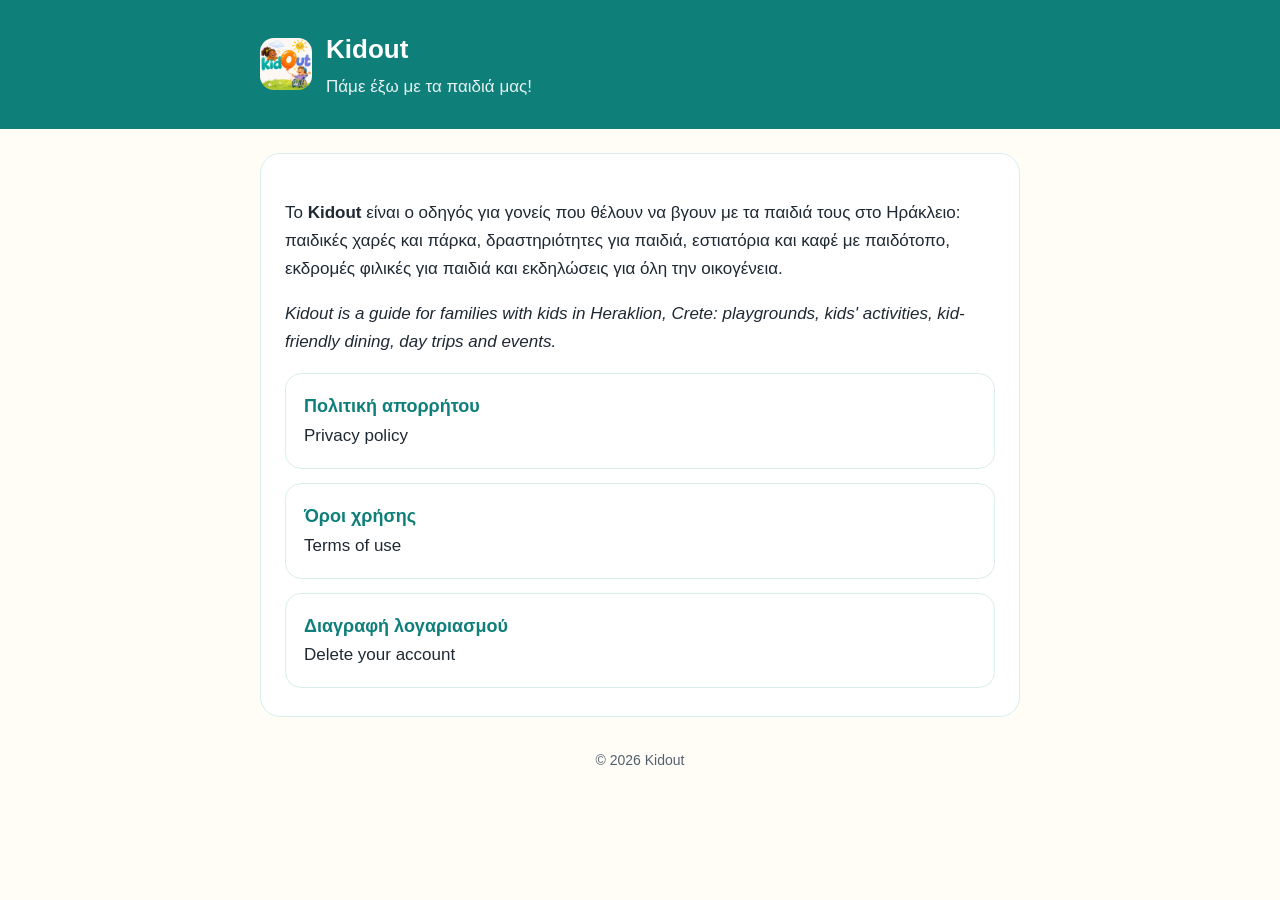
<file: index.html>
<!doctype html>
<html lang="el">
<head>
<meta charset="utf-8">
<meta name="viewport" content="width=device-width, initial-scale=1">
<title>Kidout – Πάμε έξω με τα παιδιά μας!</title>
<meta name="description" content="Παιδικές χαρές, δραστηριότητες για παιδιά, φαγητό με παιδότοπο, εκδρομές και εκδηλώσεις στο Ηράκλειο.">
<link rel="icon" href="icon.png">
<link rel="stylesheet" href="style.css">
</head>
<body>
<header>
  <div class="wrap">
    <img src="icon.png" alt="Λογότυπο Kidout">
    <div>
      <h1>Kidout</h1>
      <p>Πάμε έξω με τα παιδιά μας!</p>
    </div>
  </div>
</header>
<main>
  <div class="wrap">
    <p>Το <strong>Kidout</strong> είναι ο οδηγός για γονείς που θέλουν να βγουν με τα παιδιά τους στο Ηράκλειο: παιδικές χαρές και πάρκα, δραστηριότητες για παιδιά, εστιατόρια και καφέ με παιδότοπο, εκδρομές φιλικές για παιδιά και εκδηλώσεις για όλη την οικογένεια.</p>
    <p><em>Kidout is a guide for families with kids in Heraklion, Crete: playgrounds, kids' activities, kid-friendly dining, day trips and events.</em></p>
    <div class="cards">
      <a class="card" href="privacy.html"><strong>Πολιτική απορρήτου</strong>Privacy policy</a>
      <a class="card" href="terms.html"><strong>Όροι χρήσης</strong>Terms of use</a>
      <a class="card" href="delete-account.html"><strong>Διαγραφή λογαριασμού</strong>Delete your account</a>
    </div>
  </div>
</main>
<footer>© 2026 Kidout</footer>
</body>
</html>
</file>
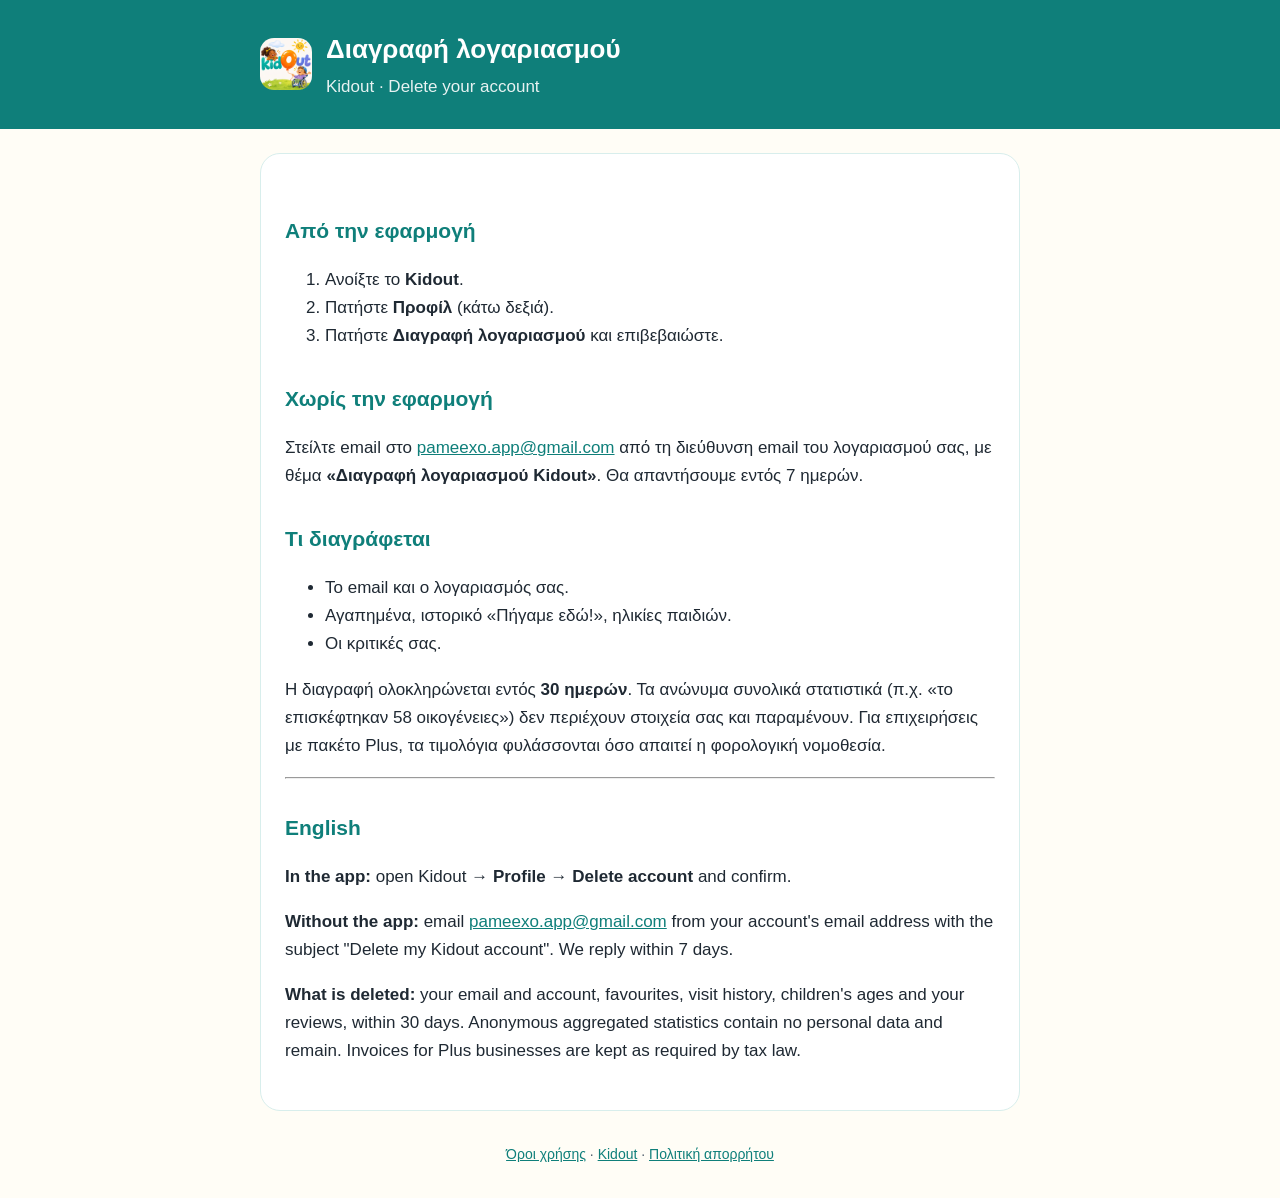
<file: delete-account.html>
<!doctype html>
<html lang="el">
<head>
<meta charset="utf-8">
<meta name="viewport" content="width=device-width, initial-scale=1">
<title>Διαγραφή λογαριασμού – Kidout</title>
<link rel="icon" href="icon.png">
<link rel="stylesheet" href="style.css">
</head>
<body>
<header>
  <div class="wrap">
    <img src="icon.png" alt="Λογότυπο Kidout">
    <div>
      <h1>Διαγραφή λογαριασμού</h1>
      <p>Kidout · Delete your account</p>
    </div>
  </div>
</header>
<main>
<div class="wrap">
  <h2>Από την εφαρμογή</h2>
  <ol>
    <li>Ανοίξτε το <strong>Kidout</strong>.</li>
    <li>Πατήστε <strong>Προφίλ</strong> (κάτω δεξιά).</li>
    <li>Πατήστε <strong>Διαγραφή λογαριασμού</strong> και επιβεβαιώστε.</li>
  </ol>

  <h2>Χωρίς την εφαρμογή</h2>
  <p>Στείλτε email στο <a href="mailto:pameexo.app@gmail.com?subject=Διαγραφή%20λογαριασμού%20Pame%20Exo">pameexo.app@gmail.com</a> από τη διεύθυνση email του λογαριασμού σας, με θέμα <strong>«Διαγραφή λογαριασμού Kidout»</strong>. Θα απαντήσουμε εντός 7 ημερών.</p>

  <h2>Τι διαγράφεται</h2>
  <ul>
    <li>Το email και ο λογαριασμός σας.</li>
    <li>Αγαπημένα, ιστορικό «Πήγαμε εδώ!», ηλικίες παιδιών.</li>
    <li>Οι κριτικές σας.</li>
  </ul>
  <p>Η διαγραφή ολοκληρώνεται εντός <strong>30 ημερών</strong>. Τα ανώνυμα συνολικά στατιστικά (π.χ. «το επισκέφτηκαν 58 οικογένειες») δεν περιέχουν στοιχεία σας και παραμένουν. Για επιχειρήσεις με πακέτο Plus, τα τιμολόγια φυλάσσονται όσο απαιτεί η φορολογική νομοθεσία.</p>

  <hr>

  <h2>English</h2>
  <p><strong>In the app:</strong> open Kidout → <strong>Profile</strong> → <strong>Delete account</strong> and confirm.</p>
  <p><strong>Without the app:</strong> email <a href="mailto:pameexo.app@gmail.com?subject=Delete%20my%20Pame%20Exo%20account">pameexo.app@gmail.com</a> from your account's email address with the subject "Delete my Kidout account". We reply within 7 days.</p>
  <p><strong>What is deleted:</strong> your email and account, favourites, visit history, children's ages and your reviews, within 30 days. Anonymous aggregated statistics contain no personal data and remain. Invoices for Plus businesses are kept as required by tax law.</p>
</div>
</main>
<footer><a href="terms.html">Όροι χρήσης</a> · <a href="index.html">Kidout</a> · <a href="privacy.html">Πολιτική απορρήτου</a></footer>
</body>
</html>
</file>
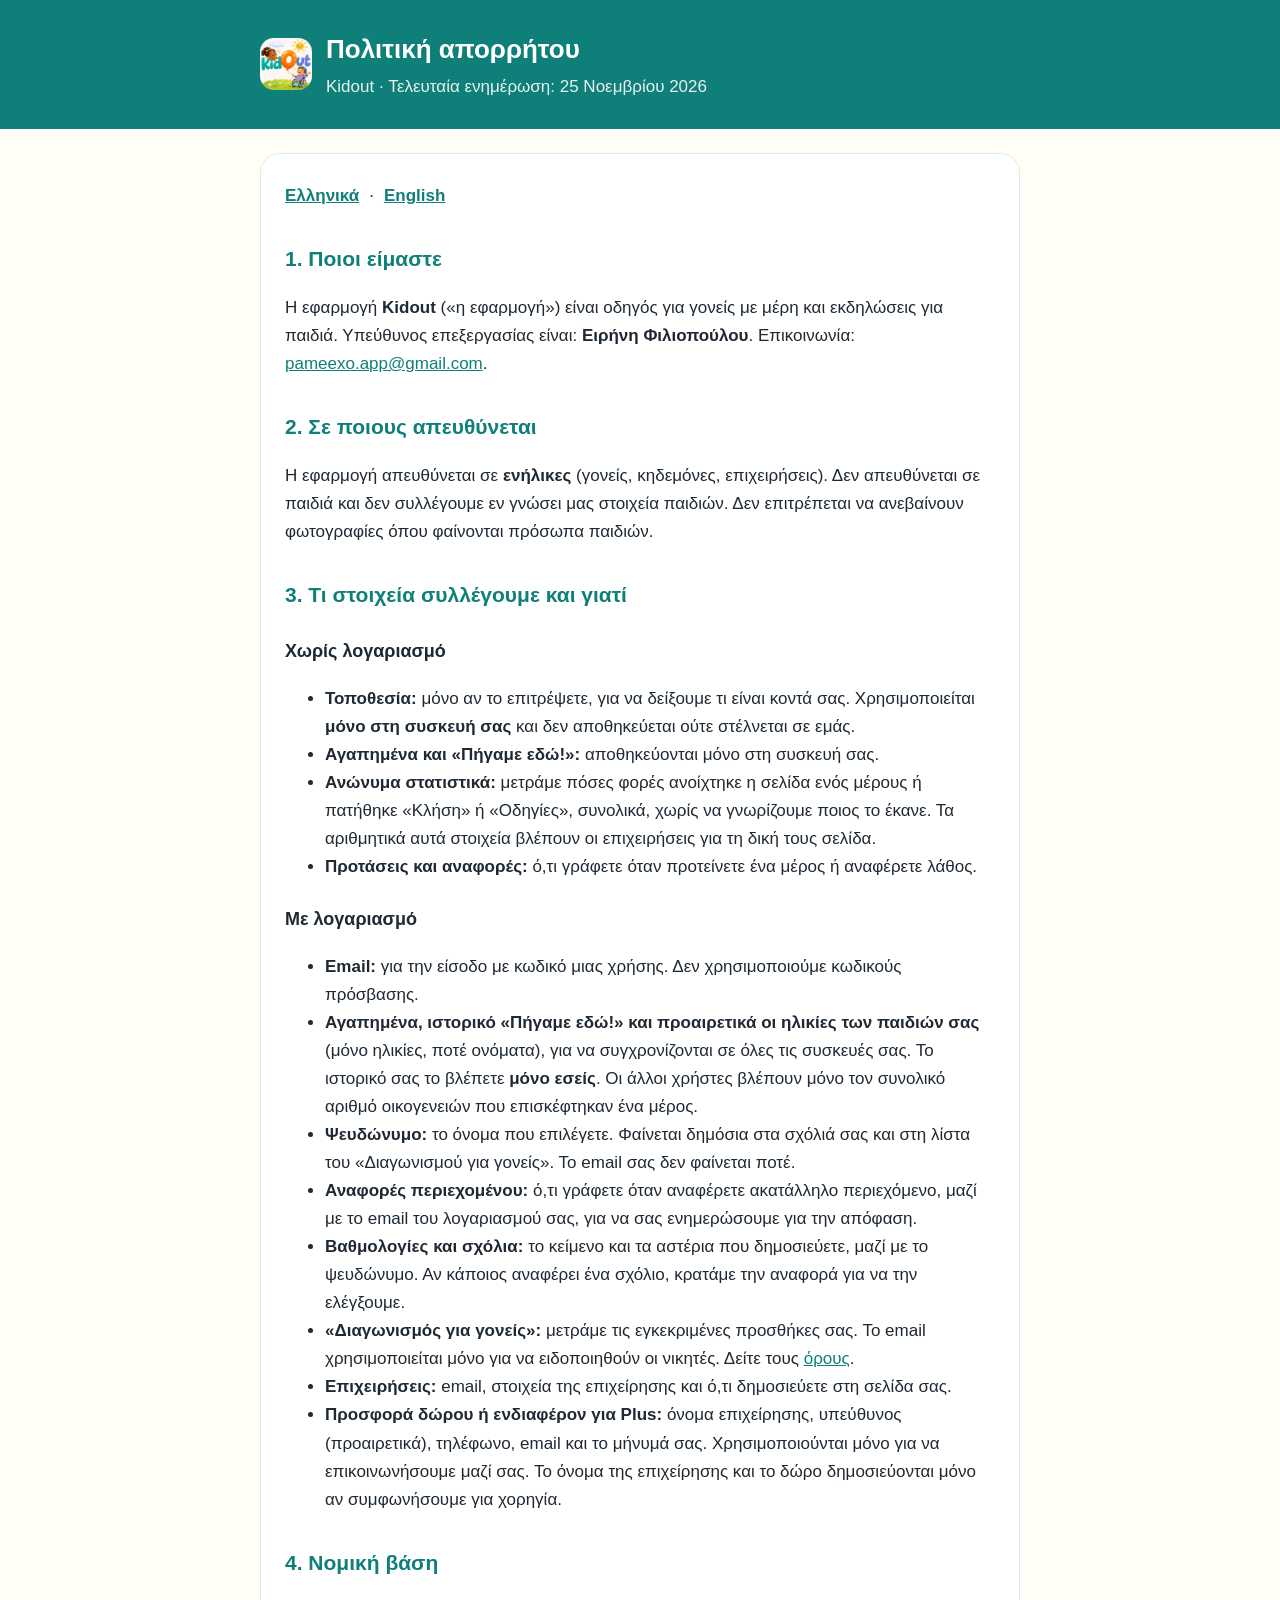
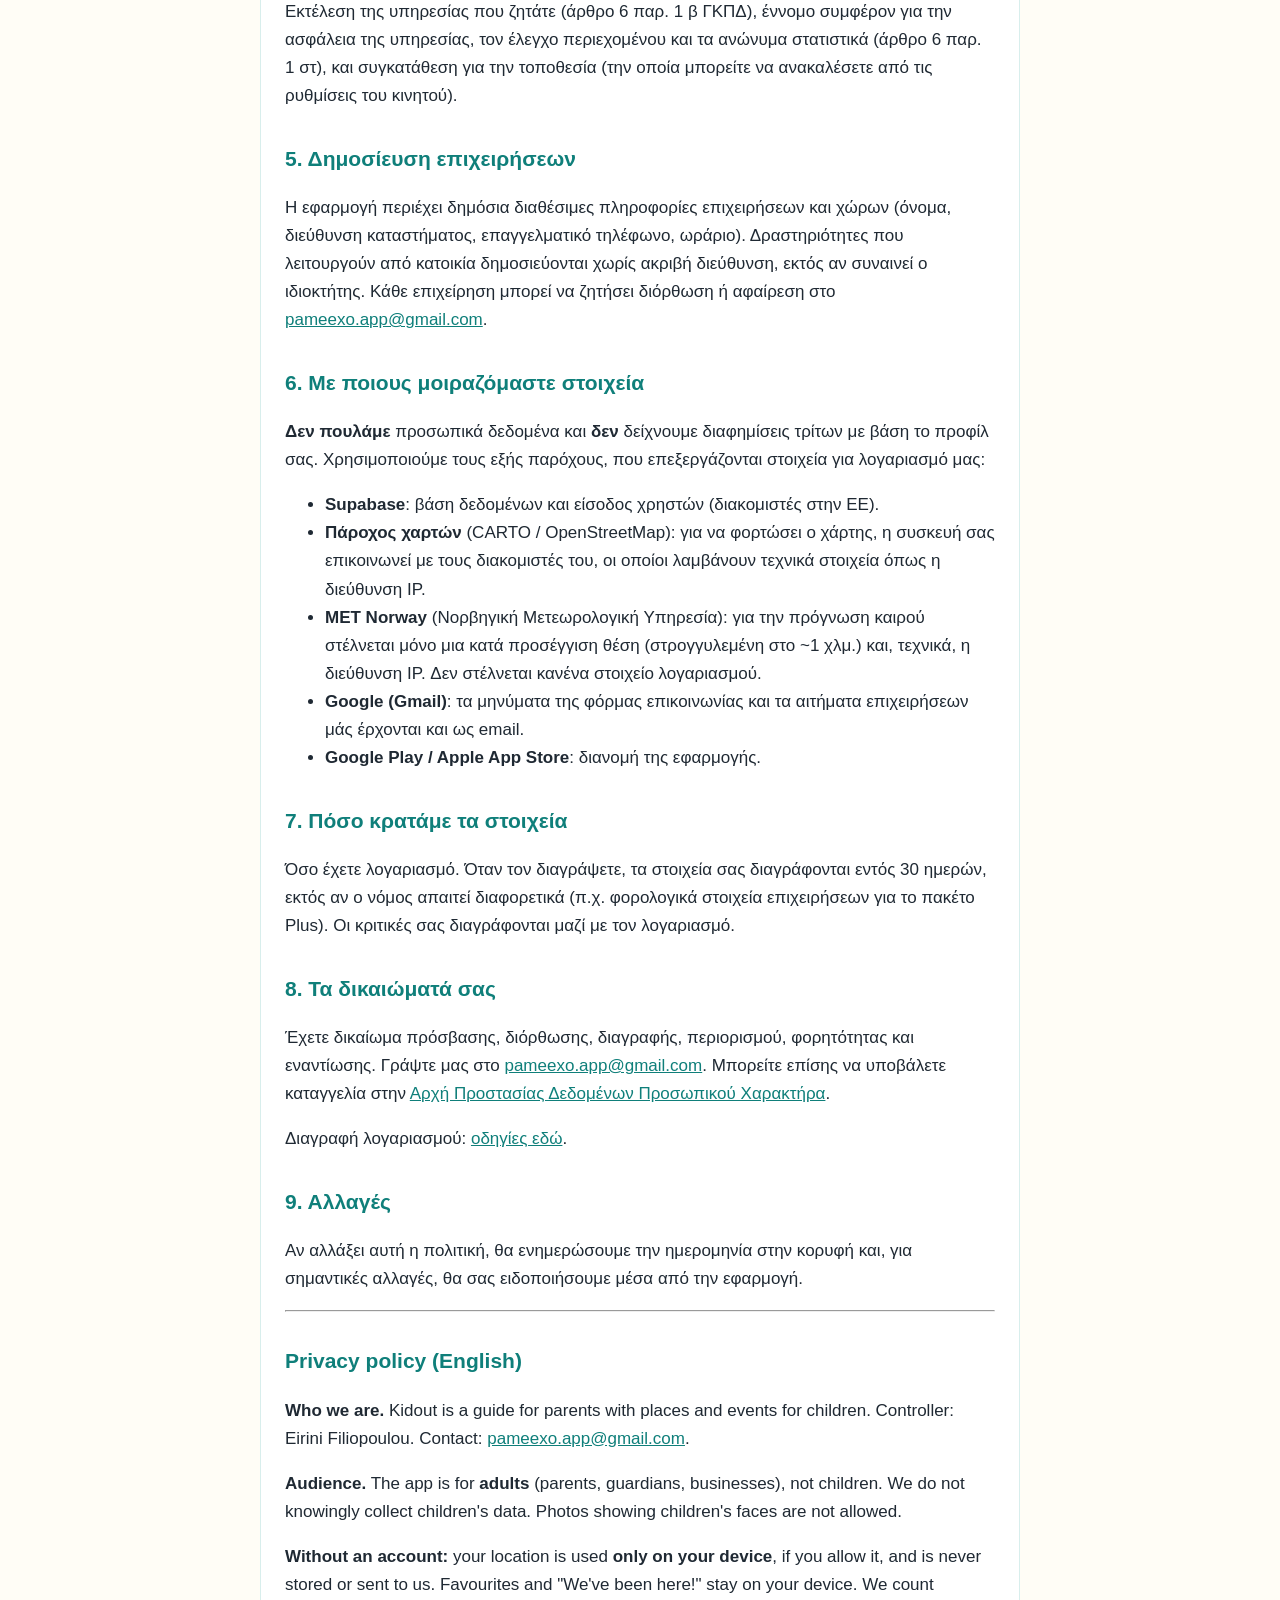
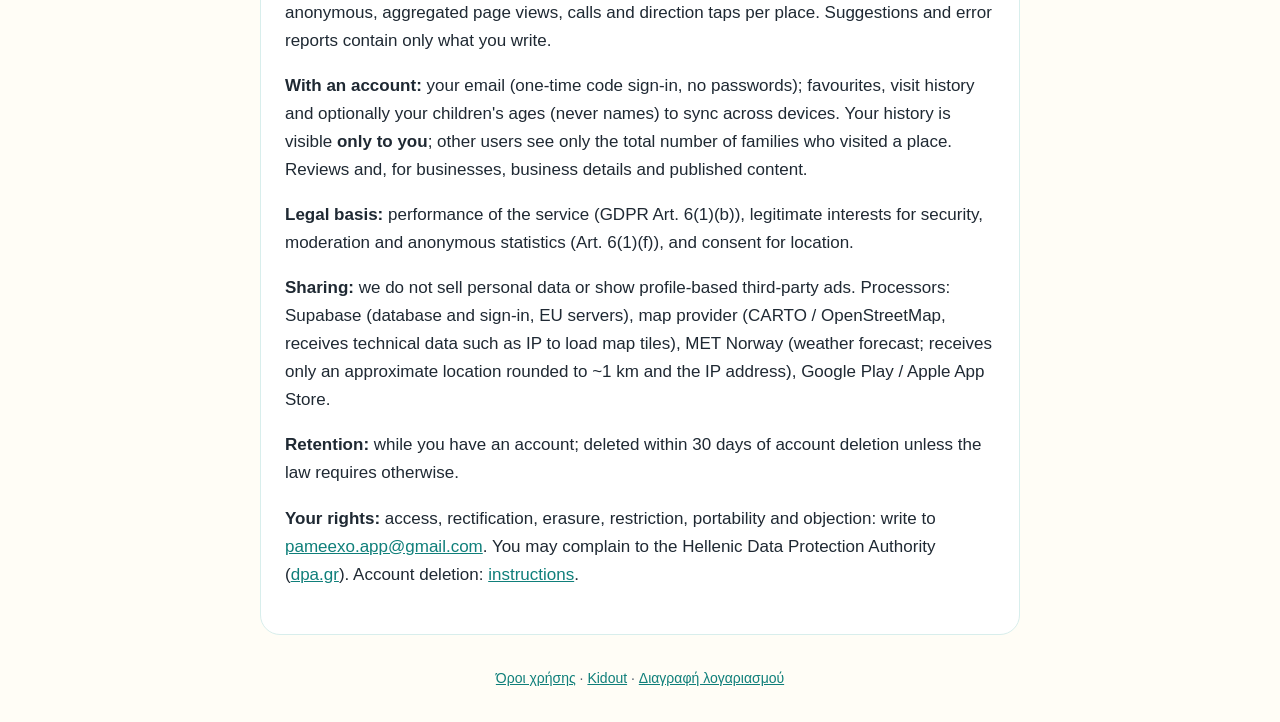
<file: privacy.html>
<!doctype html>
<html lang="el">
<head>
<meta charset="utf-8">
<meta name="viewport" content="width=device-width, initial-scale=1">
<title>Πολιτική απορρήτου – Kidout</title>
<link rel="icon" href="icon.png">
<link rel="stylesheet" href="style.css">
</head>
<body>
<header>
  <div class="wrap">
    <img src="icon.png" alt="Λογότυπο Kidout">
    <div>
      <h1>Πολιτική απορρήτου</h1>
      <p>Kidout · Τελευταία ενημέρωση: 25 Νοεμβρίου 2026</p>
    </div>
  </div>
</header>
<main>
<div class="wrap">
  <div class="lang"><a href="#el">Ελληνικά</a> · <a href="#en">English</a></div>

  <section id="el">
  <h2>1. Ποιοι είμαστε</h2>
  <p>Η εφαρμογή <strong>Kidout</strong> («η εφαρμογή») είναι οδηγός για γονείς με μέρη και εκδηλώσεις για παιδιά. Υπεύθυνος επεξεργασίας είναι: <strong>Ειρήνη Φιλιοπούλου</strong>. Επικοινωνία: <a href="mailto:pameexo.app@gmail.com">pameexo.app@gmail.com</a>.</p>

  <h2>2. Σε ποιους απευθύνεται</h2>
  <p>Η εφαρμογή απευθύνεται σε <strong>ενήλικες</strong> (γονείς, κηδεμόνες, επιχειρήσεις). Δεν απευθύνεται σε παιδιά και δεν συλλέγουμε εν γνώσει μας στοιχεία παιδιών. Δεν επιτρέπεται να ανεβαίνουν φωτογραφίες όπου φαίνονται πρόσωπα παιδιών.</p>

  <h2>3. Τι στοιχεία συλλέγουμε και γιατί</h2>
  <h3>Χωρίς λογαριασμό</h3>
  <ul>
    <li><strong>Τοποθεσία:</strong> μόνο αν το επιτρέψετε, για να δείξουμε τι είναι κοντά σας. Χρησιμοποιείται <strong>μόνο στη συσκευή σας</strong> και δεν αποθηκεύεται ούτε στέλνεται σε εμάς.</li>
    <li><strong>Αγαπημένα και «Πήγαμε εδώ!»:</strong> αποθηκεύονται μόνο στη συσκευή σας.</li>
    <li><strong>Ανώνυμα στατιστικά:</strong> μετράμε πόσες φορές ανοίχτηκε η σελίδα ενός μέρους ή πατήθηκε «Κλήση» ή «Οδηγίες», συνολικά, χωρίς να γνωρίζουμε ποιος το έκανε. Τα αριθμητικά αυτά στοιχεία βλέπουν οι επιχειρήσεις για τη δική τους σελίδα.</li>
    <li><strong>Προτάσεις και αναφορές:</strong> ό,τι γράφετε όταν προτείνετε ένα μέρος ή αναφέρετε λάθος.</li>
  </ul>
  <h3>Με λογαριασμό</h3>
  <ul>
    <li><strong>Email:</strong> για την είσοδο με κωδικό μιας χρήσης. Δεν χρησιμοποιούμε κωδικούς πρόσβασης.</li>
    <li><strong>Αγαπημένα, ιστορικό «Πήγαμε εδώ!» και προαιρετικά οι ηλικίες των παιδιών σας</strong> (μόνο ηλικίες, ποτέ ονόματα), για να συγχρονίζονται σε όλες τις συσκευές σας. Το ιστορικό σας το βλέπετε <strong>μόνο εσείς</strong>. Οι άλλοι χρήστες βλέπουν μόνο τον συνολικό αριθμό οικογενειών που επισκέφτηκαν ένα μέρος.</li>
    <li><strong>Ψευδώνυμο:</strong> το όνομα που επιλέγετε. Φαίνεται δημόσια στα σχόλιά σας και στη λίστα του «Διαγωνισμού για γονείς». Το email σας δεν φαίνεται ποτέ.</li>
    <li><strong>Αναφορές περιεχομένου:</strong> ό,τι γράφετε όταν αναφέρετε ακατάλληλο περιεχόμενο, μαζί με το email του λογαριασμού σας, για να σας ενημερώσουμε για την απόφαση.</li>
    <li><strong>Βαθμολογίες και σχόλια:</strong> το κείμενο και τα αστέρια που δημοσιεύετε, μαζί με το ψευδώνυμο. Αν κάποιος αναφέρει ένα σχόλιο, κρατάμε την αναφορά για να την ελέγξουμε.</li>
    <li><strong>«Διαγωνισμός για γονείς»:</strong> μετράμε τις εγκεκριμένες προσθήκες σας. Το email χρησιμοποιείται μόνο για να ειδοποιηθούν οι νικητές. Δείτε τους <a href="rewards-terms.html">όρους</a>.</li>
    <li><strong>Επιχειρήσεις:</strong> email, στοιχεία της επιχείρησης και ό,τι δημοσιεύετε στη σελίδα σας.</li>
    <li><strong>Προσφορά δώρου ή ενδιαφέρον για Plus:</strong> όνομα επιχείρησης, υπεύθυνος (προαιρετικά), τηλέφωνο, email και το μήνυμά σας. Χρησιμοποιούνται μόνο για να επικοινωνήσουμε μαζί σας. Το όνομα της επιχείρησης και το δώρο δημοσιεύονται μόνο αν συμφωνήσουμε για χορηγία.</li>
  </ul>

  <h2>4. Νομική βάση</h2>
  <p>Εκτέλεση της υπηρεσίας που ζητάτε (άρθρο 6 παρ. 1 β ΓΚΠΔ), έννομο συμφέρον για την ασφάλεια της υπηρεσίας, τον έλεγχο περιεχομένου και τα ανώνυμα στατιστικά (άρθρο 6 παρ. 1 στ), και συγκατάθεση για την τοποθεσία (την οποία μπορείτε να ανακαλέσετε από τις ρυθμίσεις του κινητού).</p>

  <h2>5. Δημοσίευση επιχειρήσεων</h2>
  <p>Η εφαρμογή περιέχει δημόσια διαθέσιμες πληροφορίες επιχειρήσεων και χώρων (όνομα, διεύθυνση καταστήματος, επαγγελματικό τηλέφωνο, ωράριο). Δραστηριότητες που λειτουργούν από κατοικία δημοσιεύονται χωρίς ακριβή διεύθυνση, εκτός αν συναινεί ο ιδιοκτήτης. Κάθε επιχείρηση μπορεί να ζητήσει διόρθωση ή αφαίρεση στο <a href="mailto:pameexo.app@gmail.com">pameexo.app@gmail.com</a>.</p>

  <h2>6. Με ποιους μοιραζόμαστε στοιχεία</h2>
  <p><strong>Δεν πουλάμε</strong> προσωπικά δεδομένα και <strong>δεν</strong> δείχνουμε διαφημίσεις τρίτων με βάση το προφίλ σας. Χρησιμοποιούμε τους εξής παρόχους, που επεξεργάζονται στοιχεία για λογαριασμό μας:</p>
  <ul>
    <li><strong>Supabase</strong>: βάση δεδομένων και είσοδος χρηστών (διακομιστές στην ΕΕ).</li>
    <li><strong>Πάροχος χαρτών</strong> (CARTO / OpenStreetMap): για να φορτώσει ο χάρτης, η συσκευή σας επικοινωνεί με τους διακομιστές του, οι οποίοι λαμβάνουν τεχνικά στοιχεία όπως η διεύθυνση IP.</li>
    <li><strong>MET Norway</strong> (Νορβηγική Μετεωρολογική Υπηρεσία): για την πρόγνωση καιρού στέλνεται μόνο μια κατά προσέγγιση θέση (στρογγυλεμένη στο ~1 χλμ.) και, τεχνικά, η διεύθυνση IP. Δεν στέλνεται κανένα στοιχείο λογαριασμού.</li>
    <li><strong>Google (Gmail)</strong>: τα μηνύματα της φόρμας επικοινωνίας και τα αιτήματα επιχειρήσεων μάς έρχονται και ως email.</li>
    <li><strong>Google Play / Apple App Store</strong>: διανομή της εφαρμογής.</li>
  </ul>

  <h2>7. Πόσο κρατάμε τα στοιχεία</h2>
  <p>Όσο έχετε λογαριασμό. Όταν τον διαγράψετε, τα στοιχεία σας διαγράφονται εντός 30 ημερών, εκτός αν ο νόμος απαιτεί διαφορετικά (π.χ. φορολογικά στοιχεία επιχειρήσεων για το πακέτο Plus). Οι κριτικές σας διαγράφονται μαζί με τον λογαριασμό.</p>

  <h2>8. Τα δικαιώματά σας</h2>
  <p>Έχετε δικαίωμα πρόσβασης, διόρθωσης, διαγραφής, περιορισμού, φορητότητας και εναντίωσης. Γράψτε μας στο <a href="mailto:pameexo.app@gmail.com">pameexo.app@gmail.com</a>. Μπορείτε επίσης να υποβάλετε καταγγελία στην <a href="https://www.dpa.gr">Αρχή Προστασίας Δεδομένων Προσωπικού Χαρακτήρα</a>.</p>
  <p>Διαγραφή λογαριασμού: <a href="delete-account.html">οδηγίες εδώ</a>.</p>

  <h2>9. Αλλαγές</h2>
  <p>Αν αλλάξει αυτή η πολιτική, θα ενημερώσουμε την ημερομηνία στην κορυφή και, για σημαντικές αλλαγές, θα σας ειδοποιήσουμε μέσα από την εφαρμογή.</p>
  </section>

  <hr>

  <section id="en">
  <h2>Privacy policy (English)</h2>
  <p><strong>Who we are.</strong> Kidout is a guide for parents with places and events for children. Controller: Eirini Filiopoulou. Contact: <a href="mailto:pameexo.app@gmail.com">pameexo.app@gmail.com</a>.</p>
  <p><strong>Audience.</strong> The app is for <strong>adults</strong> (parents, guardians, businesses), not children. We do not knowingly collect children's data. Photos showing children's faces are not allowed.</p>
  <p><strong>Without an account:</strong> your location is used <strong>only on your device</strong>, if you allow it, and is never stored or sent to us. Favourites and "We've been here!" stay on your device. We count anonymous, aggregated page views, calls and direction taps per place. Suggestions and error reports contain only what you write.</p>
  <p><strong>With an account:</strong> your email (one-time code sign-in, no passwords); favourites, visit history and optionally your children's ages (never names) to sync across devices. Your history is visible <strong>only to you</strong>; other users see only the total number of families who visited a place. Reviews and, for businesses, business details and published content.</p>
  <p><strong>Legal basis:</strong> performance of the service (GDPR Art. 6(1)(b)), legitimate interests for security, moderation and anonymous statistics (Art. 6(1)(f)), and consent for location.</p>
  <p><strong>Sharing:</strong> we do not sell personal data or show profile-based third-party ads. Processors: Supabase (database and sign-in, EU servers), map provider (CARTO / OpenStreetMap, receives technical data such as IP to load map tiles), MET Norway (weather forecast; receives only an approximate location rounded to ~1 km and the IP address), Google Play / Apple App Store.</p>
  <p><strong>Retention:</strong> while you have an account; deleted within 30 days of account deletion unless the law requires otherwise.</p>
  <p><strong>Your rights:</strong> access, rectification, erasure, restriction, portability and objection: write to <a href="mailto:pameexo.app@gmail.com">pameexo.app@gmail.com</a>. You may complain to the Hellenic Data Protection Authority (<a href="https://www.dpa.gr">dpa.gr</a>). Account deletion: <a href="delete-account.html">instructions</a>.</p>
  </section>
</div>
</main>
<footer><a href="terms.html">Όροι χρήσης</a> · <a href="index.html">Kidout</a> · <a href="delete-account.html">Διαγραφή λογαριασμού</a></footer>
</body>
</html>
</file>
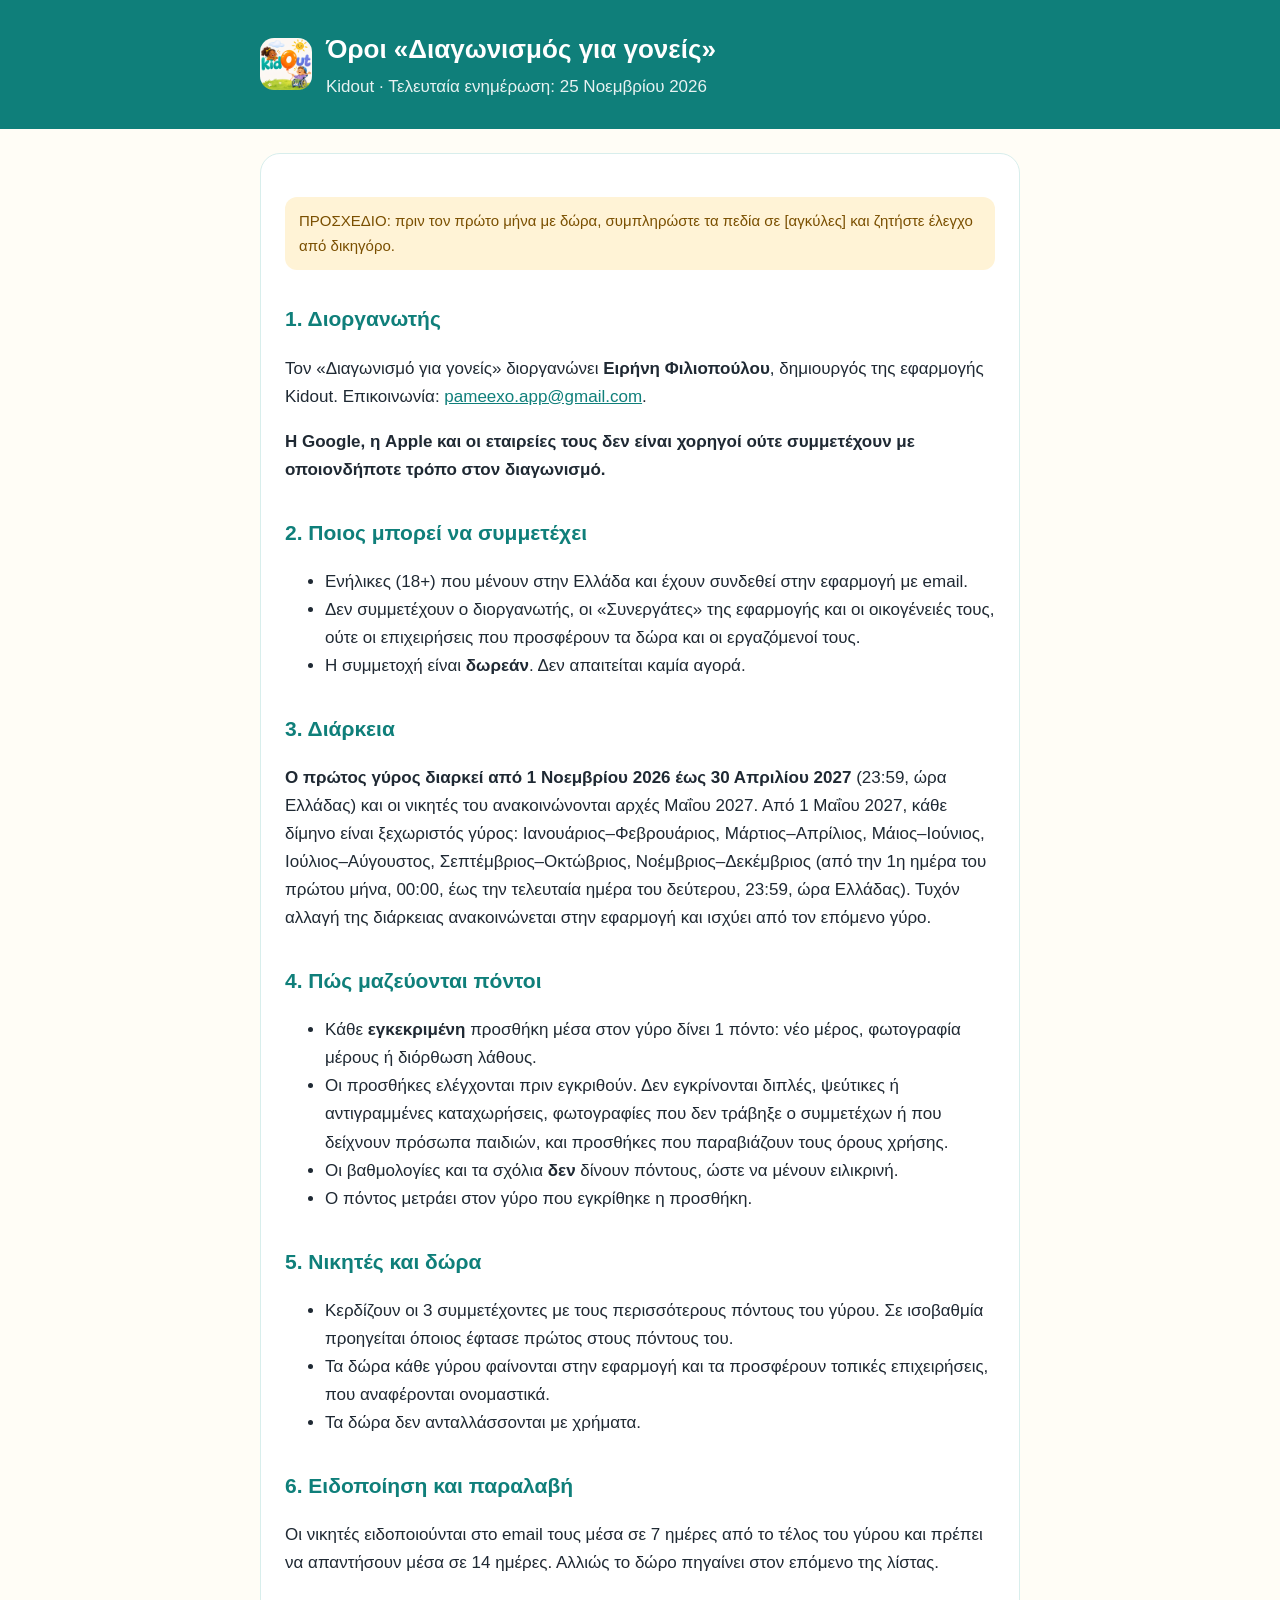
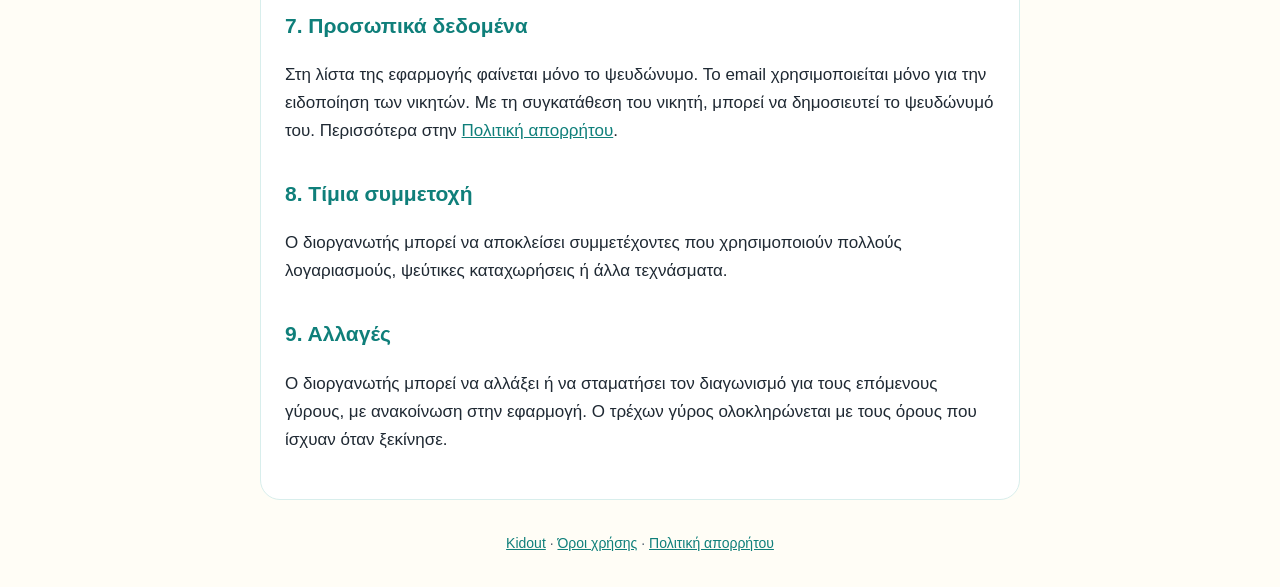
<file: rewards-terms.html>
<!doctype html>
<html lang="el">
<head>
<meta charset="utf-8">
<meta name="viewport" content="width=device-width, initial-scale=1">
<title>Όροι «Διαγωνισμός για γονείς» – Kidout</title>
<link rel="icon" href="icon.png">
<link rel="stylesheet" href="style.css">
</head>
<body>
<header>
  <div class="wrap">
    <img src="icon.png" alt="Λογότυπο Kidout">
    <div>
      <h1>Όροι «Διαγωνισμός για γονείς»</h1>
      <p>Kidout · Τελευταία ενημέρωση: 25 Νοεμβρίου 2026</p>
    </div>
  </div>
</header>
<main>
<div class="wrap">
  <p class="note">ΠΡΟΣΧΕΔΙΟ: πριν τον πρώτο μήνα με δώρα, συμπληρώστε τα πεδία σε [αγκύλες] και ζητήστε έλεγχο από δικηγόρο.</p>

  <h2>1. Διοργανωτής</h2>
  <p>Τον «Διαγωνισμό για γονείς» διοργανώνει <strong>Ειρήνη Φιλιοπούλου</strong>, δημιουργός της εφαρμογής Kidout. Επικοινωνία: <a href="mailto:pameexo.app@gmail.com">pameexo.app@gmail.com</a>.</p>
  <p><strong>Η Google, η Apple και οι εταιρείες τους δεν είναι χορηγοί ούτε συμμετέχουν με οποιονδήποτε τρόπο στον διαγωνισμό.</strong></p>

  <h2>2. Ποιος μπορεί να συμμετέχει</h2>
  <ul>
    <li>Ενήλικες (18+) που μένουν στην Ελλάδα και έχουν συνδεθεί στην εφαρμογή με email.</li>
    <li>Δεν συμμετέχουν ο διοργανωτής, οι «Συνεργάτες» της εφαρμογής και οι οικογένειές τους, ούτε οι επιχειρήσεις που προσφέρουν τα δώρα και οι εργαζόμενοί τους.</li>
    <li>Η συμμετοχή είναι <strong>δωρεάν</strong>. Δεν απαιτείται καμία αγορά.</li>
  </ul>

  <h2>3. Διάρκεια</h2>
  <p><strong>Ο πρώτος γύρος διαρκεί από 1 Νοεμβρίου 2026 έως 30 Απριλίου 2027</strong> (23:59, ώρα Ελλάδας) και οι νικητές του ανακοινώνονται αρχές Μαΐου 2027. Από 1 Μαΐου 2027, κάθε δίμηνο είναι ξεχωριστός γύρος: Ιανουάριος–Φεβρουάριος, Μάρτιος–Απρίλιος, Μάιος–Ιούνιος, Ιούλιος–Αύγουστος, Σεπτέμβριος–Οκτώβριος, Νοέμβριος–Δεκέμβριος (από την 1η ημέρα του πρώτου μήνα, 00:00, έως την τελευταία ημέρα του δεύτερου, 23:59, ώρα Ελλάδας). Τυχόν αλλαγή της διάρκειας ανακοινώνεται στην εφαρμογή και ισχύει από τον επόμενο γύρο.</p>

  <h2>4. Πώς μαζεύονται πόντοι</h2>
  <ul>
    <li>Κάθε <strong>εγκεκριμένη</strong> προσθήκη μέσα στον γύρο δίνει 1 πόντο: νέο μέρος, φωτογραφία μέρους ή διόρθωση λάθους.</li>
    <li>Οι προσθήκες ελέγχονται πριν εγκριθούν. Δεν εγκρίνονται διπλές, ψεύτικες ή αντιγραμμένες καταχωρήσεις, φωτογραφίες που δεν τράβηξε ο συμμετέχων ή που δείχνουν πρόσωπα παιδιών, και προσθήκες που παραβιάζουν τους όρους χρήσης.</li>
    <li>Οι βαθμολογίες και τα σχόλια <strong>δεν</strong> δίνουν πόντους, ώστε να μένουν ειλικρινή.</li>
    <li>Ο πόντος μετράει στον γύρο που εγκρίθηκε η προσθήκη.</li>
  </ul>

  <h2>5. Νικητές και δώρα</h2>
  <ul>
    <li>Κερδίζουν οι 3 συμμετέχοντες με τους περισσότερους πόντους του γύρου. Σε ισοβαθμία προηγείται όποιος έφτασε πρώτος στους πόντους του.</li>
    <li>Τα δώρα κάθε γύρου φαίνονται στην εφαρμογή και τα προσφέρουν τοπικές επιχειρήσεις, που αναφέρονται ονομαστικά.</li>
    <li>Τα δώρα δεν ανταλλάσσονται με χρήματα.</li>
  </ul>

  <h2>6. Ειδοποίηση και παραλαβή</h2>
  <p>Οι νικητές ειδοποιούνται στο email τους μέσα σε 7 ημέρες από το τέλος του γύρου και πρέπει να απαντήσουν μέσα σε 14 ημέρες. Αλλιώς το δώρο πηγαίνει στον επόμενο της λίστας.</p>

  <h2>7. Προσωπικά δεδομένα</h2>
  <p>Στη λίστα της εφαρμογής φαίνεται μόνο το ψευδώνυμο. Το email χρησιμοποιείται μόνο για την ειδοποίηση των νικητών. Με τη συγκατάθεση του νικητή, μπορεί να δημοσιευτεί το ψευδώνυμό του. Περισσότερα στην <a href="privacy.html">Πολιτική απορρήτου</a>.</p>

  <h2>8. Τίμια συμμετοχή</h2>
  <p>Ο διοργανωτής μπορεί να αποκλείσει συμμετέχοντες που χρησιμοποιούν πολλούς λογαριασμούς, ψεύτικες καταχωρήσεις ή άλλα τεχνάσματα.</p>

  <h2>9. Αλλαγές</h2>
  <p>Ο διοργανωτής μπορεί να αλλάξει ή να σταματήσει τον διαγωνισμό για τους επόμενους γύρους, με ανακοίνωση στην εφαρμογή. Ο τρέχων γύρος ολοκληρώνεται με τους όρους που ίσχυαν όταν ξεκίνησε.</p>
</div>
</main>
<footer><a href="index.html">Kidout</a> · <a href="terms.html">Όροι χρήσης</a> · <a href="privacy.html">Πολιτική απορρήτου</a></footer>
</body>
</html>
</file>
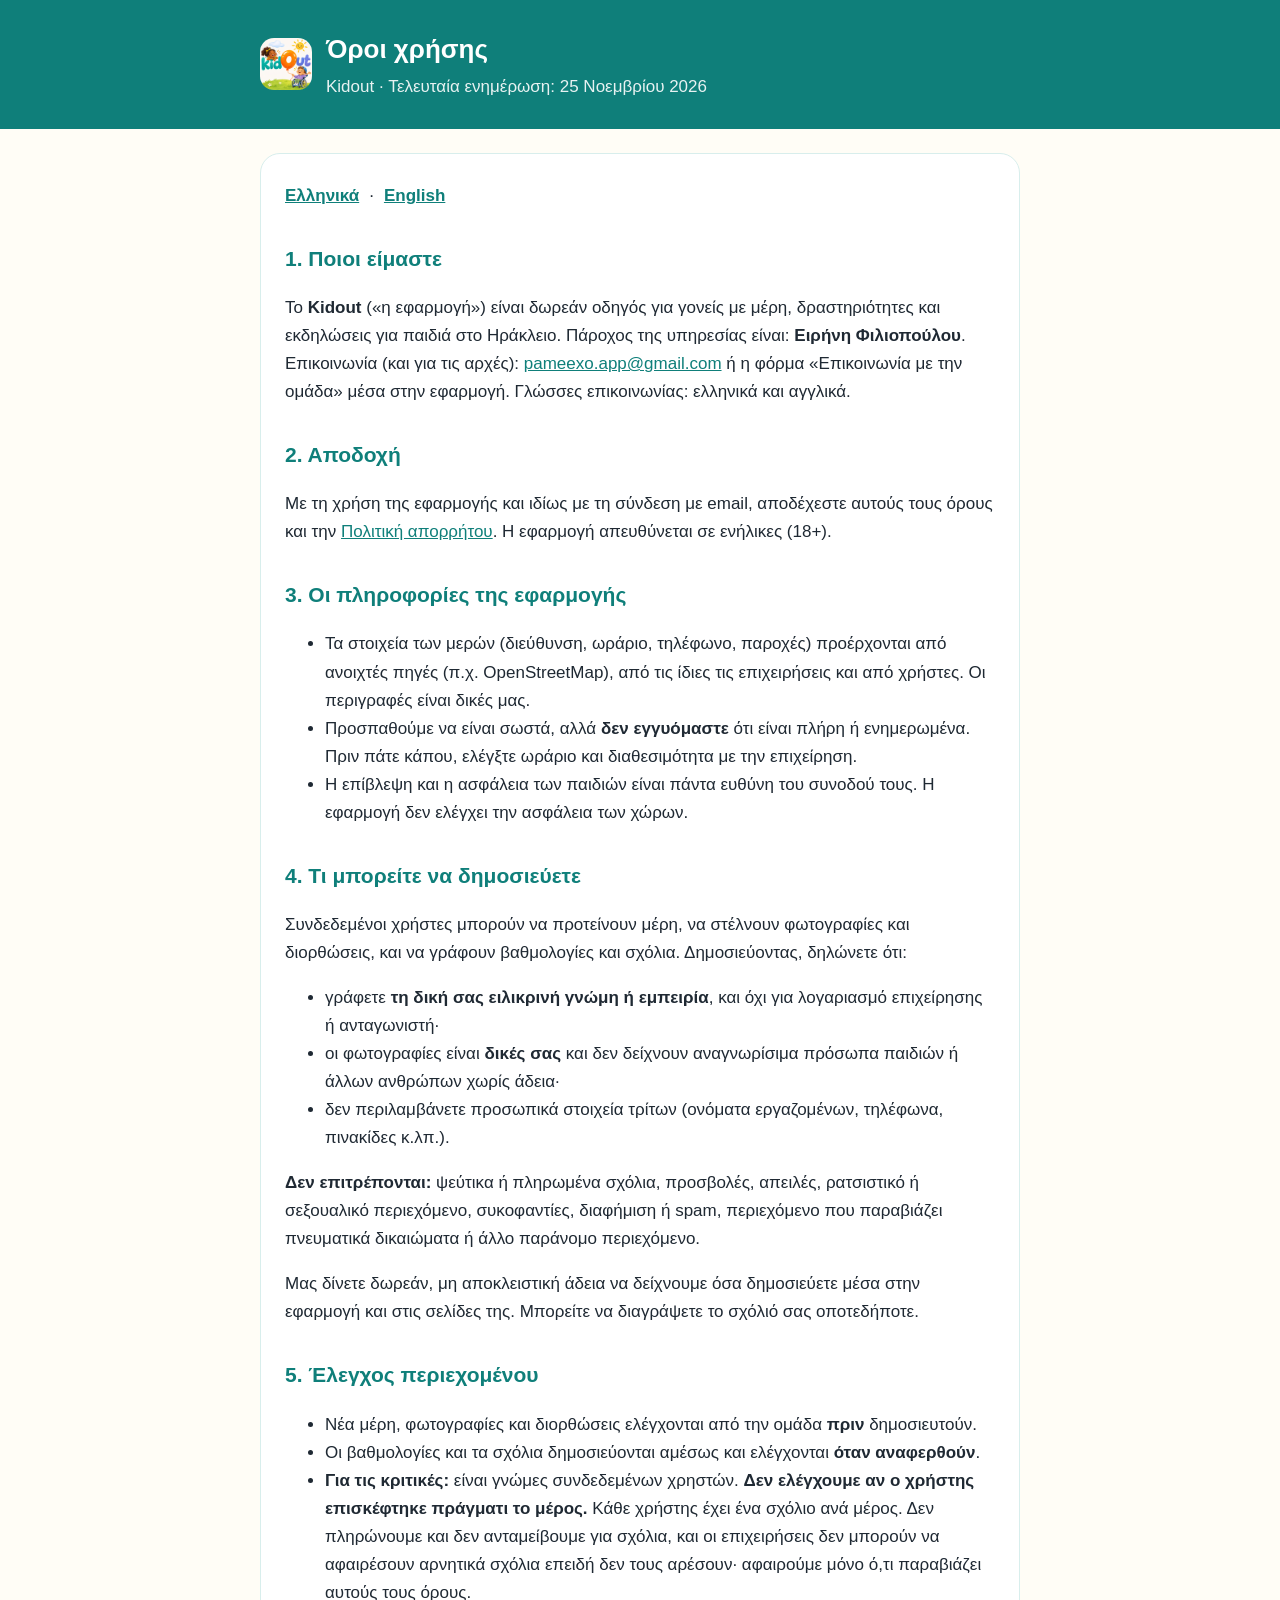
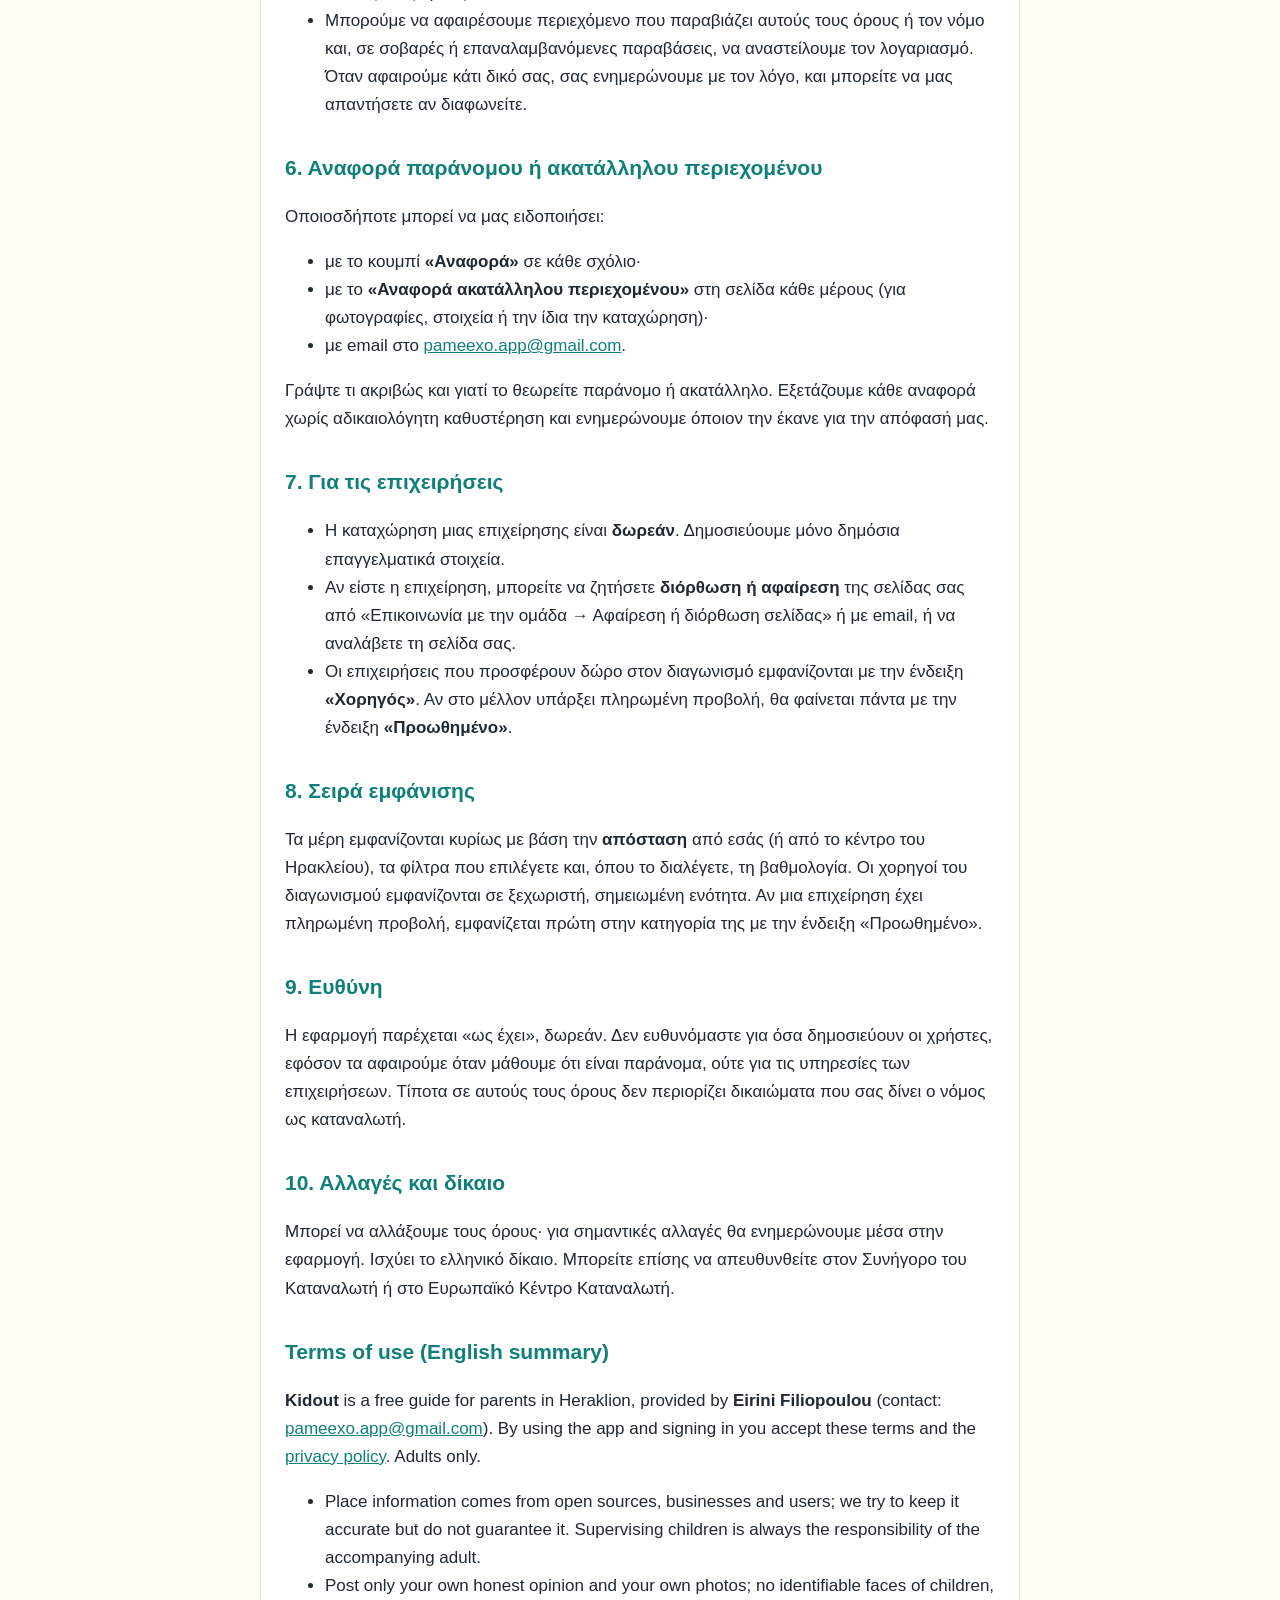
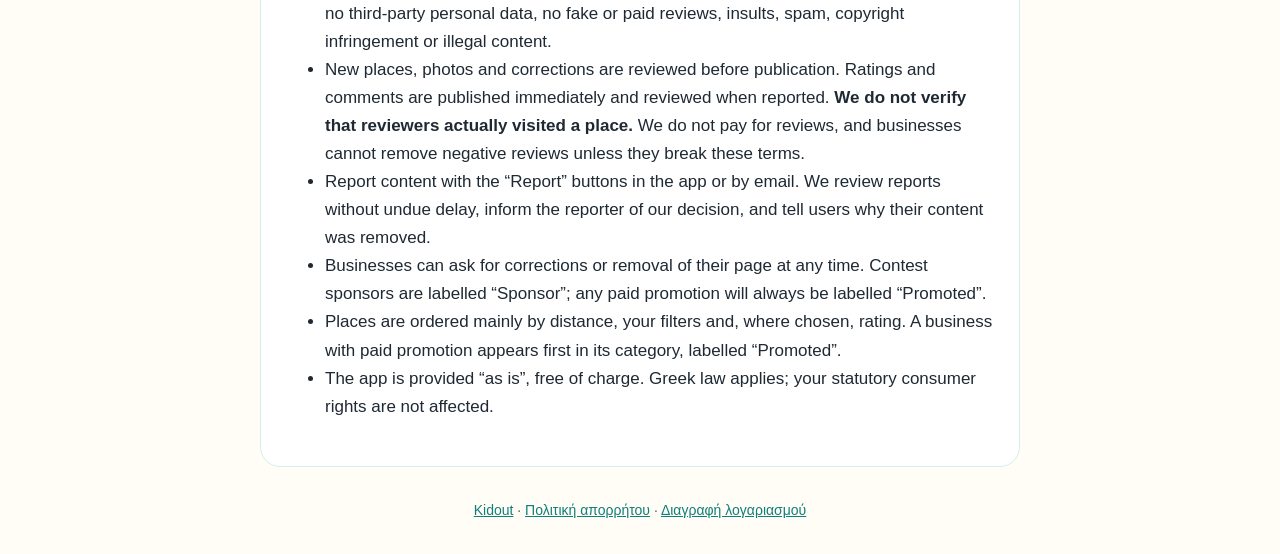
<file: terms.html>
<!doctype html>
<html lang="el">
<head>
<meta charset="utf-8">
<meta name="viewport" content="width=device-width, initial-scale=1">
<title>Όροι χρήσης – Kidout</title>
<link rel="icon" href="icon.png">
<link rel="stylesheet" href="style.css">
</head>
<body>
<header>
  <div class="wrap">
    <img src="icon.png" alt="Λογότυπο Kidout">
    <div>
      <h1>Όροι χρήσης</h1>
      <p>Kidout · Τελευταία ενημέρωση: 25 Νοεμβρίου 2026</p>
    </div>
  </div>
</header>
<main>
<div class="wrap">
  <div class="lang"><a href="#el">Ελληνικά</a> · <a href="#en">English</a></div>

  <section id="el">
  <h2>1. Ποιοι είμαστε</h2>
  <p>Το <strong>Kidout</strong> («η εφαρμογή») είναι δωρεάν οδηγός για γονείς με μέρη, δραστηριότητες και εκδηλώσεις για παιδιά στο Ηράκλειο. Πάροχος της υπηρεσίας είναι: <strong>Ειρήνη Φιλιοπούλου</strong>. Επικοινωνία (και για τις αρχές): <a href="mailto:pameexo.app@gmail.com">pameexo.app@gmail.com</a> ή η φόρμα «Επικοινωνία με την ομάδα» μέσα στην εφαρμογή. Γλώσσες επικοινωνίας: ελληνικά και αγγλικά.</p>

  <h2>2. Αποδοχή</h2>
  <p>Με τη χρήση της εφαρμογής και ιδίως με τη σύνδεση με email, αποδέχεστε αυτούς τους όρους και την <a href="privacy.html">Πολιτική απορρήτου</a>. Η εφαρμογή απευθύνεται σε ενήλικες (18+).</p>

  <h2>3. Οι πληροφορίες της εφαρμογής</h2>
  <ul>
    <li>Τα στοιχεία των μερών (διεύθυνση, ωράριο, τηλέφωνο, παροχές) προέρχονται από ανοιχτές πηγές (π.χ. OpenStreetMap), από τις ίδιες τις επιχειρήσεις και από χρήστες. Οι περιγραφές είναι δικές μας.</li>
    <li>Προσπαθούμε να είναι σωστά, αλλά <strong>δεν εγγυόμαστε</strong> ότι είναι πλήρη ή ενημερωμένα. Πριν πάτε κάπου, ελέγξτε ωράριο και διαθεσιμότητα με την επιχείρηση.</li>
    <li>Η επίβλεψη και η ασφάλεια των παιδιών είναι πάντα ευθύνη του συνοδού τους. Η εφαρμογή δεν ελέγχει την ασφάλεια των χώρων.</li>
  </ul>

  <h2>4. Τι μπορείτε να δημοσιεύετε</h2>
  <p>Συνδεδεμένοι χρήστες μπορούν να προτείνουν μέρη, να στέλνουν φωτογραφίες και διορθώσεις, και να γράφουν βαθμολογίες και σχόλια. Δημοσιεύοντας, δηλώνετε ότι:</p>
  <ul>
    <li>γράφετε <strong>τη δική σας ειλικρινή γνώμη ή εμπειρία</strong>, και όχι για λογαριασμό επιχείρησης ή ανταγωνιστή·</li>
    <li>οι φωτογραφίες είναι <strong>δικές σας</strong> και δεν δείχνουν αναγνωρίσιμα πρόσωπα παιδιών ή άλλων ανθρώπων χωρίς άδεια·</li>
    <li>δεν περιλαμβάνετε προσωπικά στοιχεία τρίτων (ονόματα εργαζομένων, τηλέφωνα, πινακίδες κ.λπ.).</li>
  </ul>
  <p><strong>Δεν επιτρέπονται:</strong> ψεύτικα ή πληρωμένα σχόλια, προσβολές, απειλές, ρατσιστικό ή σεξουαλικό περιεχόμενο, συκοφαντίες, διαφήμιση ή spam, περιεχόμενο που παραβιάζει πνευματικά δικαιώματα ή άλλο παράνομο περιεχόμενο.</p>
  <p>Μας δίνετε δωρεάν, μη αποκλειστική άδεια να δείχνουμε όσα δημοσιεύετε μέσα στην εφαρμογή και στις σελίδες της. Μπορείτε να διαγράψετε το σχόλιό σας οποτεδήποτε.</p>

  <h2>5. Έλεγχος περιεχομένου</h2>
  <ul>
    <li>Νέα μέρη, φωτογραφίες και διορθώσεις ελέγχονται από την ομάδα <strong>πριν</strong> δημοσιευτούν.</li>
    <li>Οι βαθμολογίες και τα σχόλια δημοσιεύονται αμέσως και ελέγχονται <strong>όταν αναφερθούν</strong>.</li>
    <li><strong>Για τις κριτικές:</strong> είναι γνώμες συνδεδεμένων χρηστών. <strong>Δεν ελέγχουμε αν ο χρήστης επισκέφτηκε πράγματι το μέρος.</strong> Κάθε χρήστης έχει ένα σχόλιο ανά μέρος. Δεν πληρώνουμε και δεν ανταμείβουμε για σχόλια, και οι επιχειρήσεις δεν μπορούν να αφαιρέσουν αρνητικά σχόλια επειδή δεν τους αρέσουν· αφαιρούμε μόνο ό,τι παραβιάζει αυτούς τους όρους.</li>
    <li>Μπορούμε να αφαιρέσουμε περιεχόμενο που παραβιάζει αυτούς τους όρους ή τον νόμο και, σε σοβαρές ή επαναλαμβανόμενες παραβάσεις, να αναστείλουμε τον λογαριασμό. Όταν αφαιρούμε κάτι δικό σας, σας ενημερώνουμε με τον λόγο, και μπορείτε να μας απαντήσετε αν διαφωνείτε.</li>
  </ul>

  <h2>6. Αναφορά παράνομου ή ακατάλληλου περιεχομένου</h2>
  <p>Οποιοσδήποτε μπορεί να μας ειδοποιήσει:</p>
  <ul>
    <li>με το κουμπί <strong>«Αναφορά»</strong> σε κάθε σχόλιο·</li>
    <li>με το <strong>«Αναφορά ακατάλληλου περιεχομένου»</strong> στη σελίδα κάθε μέρους (για φωτογραφίες, στοιχεία ή την ίδια την καταχώρηση)·</li>
    <li>με email στο <a href="mailto:pameexo.app@gmail.com">pameexo.app@gmail.com</a>.</li>
  </ul>
  <p>Γράψτε τι ακριβώς και γιατί το θεωρείτε παράνομο ή ακατάλληλο. Εξετάζουμε κάθε αναφορά χωρίς αδικαιολόγητη καθυστέρηση και ενημερώνουμε όποιον την έκανε για την απόφασή μας.</p>

  <h2>7. Για τις επιχειρήσεις</h2>
  <ul>
    <li>Η καταχώρηση μιας επιχείρησης είναι <strong>δωρεάν</strong>. Δημοσιεύουμε μόνο δημόσια επαγγελματικά στοιχεία.</li>
    <li>Αν είστε η επιχείρηση, μπορείτε να ζητήσετε <strong>διόρθωση ή αφαίρεση</strong> της σελίδας σας από «Επικοινωνία με την ομάδα → Αφαίρεση ή διόρθωση σελίδας» ή με email, ή να αναλάβετε τη σελίδα σας.</li>
    <li>Οι επιχειρήσεις που προσφέρουν δώρο στον διαγωνισμό εμφανίζονται με την ένδειξη <strong>«Χορηγός»</strong>. Αν στο μέλλον υπάρξει πληρωμένη προβολή, θα φαίνεται πάντα με την ένδειξη <strong>«Προωθημένο»</strong>.</li>
  </ul>

  <h2>8. Σειρά εμφάνισης</h2>
  <p>Τα μέρη εμφανίζονται κυρίως με βάση την <strong>απόσταση</strong> από εσάς (ή από το κέντρο του Ηρακλείου), τα φίλτρα που επιλέγετε και, όπου το διαλέγετε, τη βαθμολογία. Οι χορηγοί του διαγωνισμού εμφανίζονται σε ξεχωριστή, σημειωμένη ενότητα. Αν μια επιχείρηση έχει πληρωμένη προβολή, εμφανίζεται πρώτη στην κατηγορία της με την ένδειξη «Προωθημένο».</p>

  <h2>9. Ευθύνη</h2>
  <p>Η εφαρμογή παρέχεται «ως έχει», δωρεάν. Δεν ευθυνόμαστε για όσα δημοσιεύουν οι χρήστες, εφόσον τα αφαιρούμε όταν μάθουμε ότι είναι παράνομα, ούτε για τις υπηρεσίες των επιχειρήσεων. Τίποτα σε αυτούς τους όρους δεν περιορίζει δικαιώματα που σας δίνει ο νόμος ως καταναλωτή.</p>

  <h2>10. Αλλαγές και δίκαιο</h2>
  <p>Μπορεί να αλλάξουμε τους όρους· για σημαντικές αλλαγές θα ενημερώνουμε μέσα στην εφαρμογή. Ισχύει το ελληνικό δίκαιο. Μπορείτε επίσης να απευθυνθείτε στον Συνήγορο του Καταναλωτή ή στο Ευρωπαϊκό Κέντρο Καταναλωτή.</p>
  </section>

  <section id="en">
  <h2>Terms of use (English summary)</h2>
  <p><strong>Kidout</strong> is a free guide for parents in Heraklion, provided by <strong>Eirini Filiopoulou</strong> (contact: <a href="mailto:pameexo.app@gmail.com">pameexo.app@gmail.com</a>). By using the app and signing in you accept these terms and the <a href="privacy.html">privacy policy</a>. Adults only.</p>
  <ul>
    <li>Place information comes from open sources, businesses and users; we try to keep it accurate but do not guarantee it. Supervising children is always the responsibility of the accompanying adult.</li>
    <li>Post only your own honest opinion and your own photos; no identifiable faces of children, no third-party personal data, no fake or paid reviews, insults, spam, copyright infringement or illegal content.</li>
    <li>New places, photos and corrections are reviewed before publication. Ratings and comments are published immediately and reviewed when reported. <strong>We do not verify that reviewers actually visited a place.</strong> We do not pay for reviews, and businesses cannot remove negative reviews unless they break these terms.</li>
    <li>Report content with the “Report” buttons in the app or by email. We review reports without undue delay, inform the reporter of our decision, and tell users why their content was removed.</li>
    <li>Businesses can ask for corrections or removal of their page at any time. Contest sponsors are labelled “Sponsor”; any paid promotion will always be labelled “Promoted”.</li>
    <li>Places are ordered mainly by distance, your filters and, where chosen, rating. A business with paid promotion appears first in its category, labelled “Promoted”.</li>
    <li>The app is provided “as is”, free of charge. Greek law applies; your statutory consumer rights are not affected.</li>
  </ul>
  </section>
</div>
</main>
<footer><a href="index.html">Kidout</a> · <a href="privacy.html">Πολιτική απορρήτου</a> · <a href="delete-account.html">Διαγραφή λογαριασμού</a></footer>
</body>
</html>
</file>
<file: style.css>
:root {
  --sky: #0F7F7A;
  --ink: #1F2933;
  --muted: #52606D;
  --cream: #FFFDF6;
  --line: #D8EEEC;
}
* { box-sizing: border-box; }
body {
  margin: 0;
  background: var(--cream);
  color: var(--ink);
  font-family: -apple-system, "Segoe UI", Roboto, "Noto Sans", sans-serif;
  line-height: 1.65;
  font-size: 17px;
}
header {
  background: var(--sky);
  color: #fff;
  padding: 28px 16px;
}
header .wrap { display: flex; align-items: center; gap: 14px; }
header img { width: 52px; height: 52px; border-radius: 14px; }
header h1 { margin: 0; font-size: 26px; }
header p { margin: 2px 0 0; opacity: .9; }
main .wrap {
  background: #fff;
  border: 1px solid var(--line);
  border-radius: 20px;
  padding: 28px 24px;
  margin: 24px auto;
}
.wrap { max-width: 760px; margin: 0 auto; }
h2 { color: var(--sky); margin-top: 32px; font-size: 21px; }
h3 { margin-top: 24px; font-size: 18px; }
a { color: var(--sky); }
.lang { display: flex; gap: 10px; margin-bottom: 8px; }
.lang a { font-weight: 600; }
.note {
  background: #FFF3D6; color: #7A4F00;
  border-radius: 12px; padding: 12px 14px; font-size: 15px;
}
.cards { display: grid; gap: 14px; }
.card {
  display: block; padding: 18px; border: 1px solid var(--line);
  border-radius: 16px; text-decoration: none; color: var(--ink);
}
.card strong { color: var(--sky); display: block; font-size: 18px; }
footer { text-align: center; color: var(--muted); font-size: 14px; padding: 8px 16px 32px; }
@media (max-width: 520px) { main .wrap { padding: 20px 16px; border-radius: 0; border-left: 0; border-right: 0; } }
</file>
